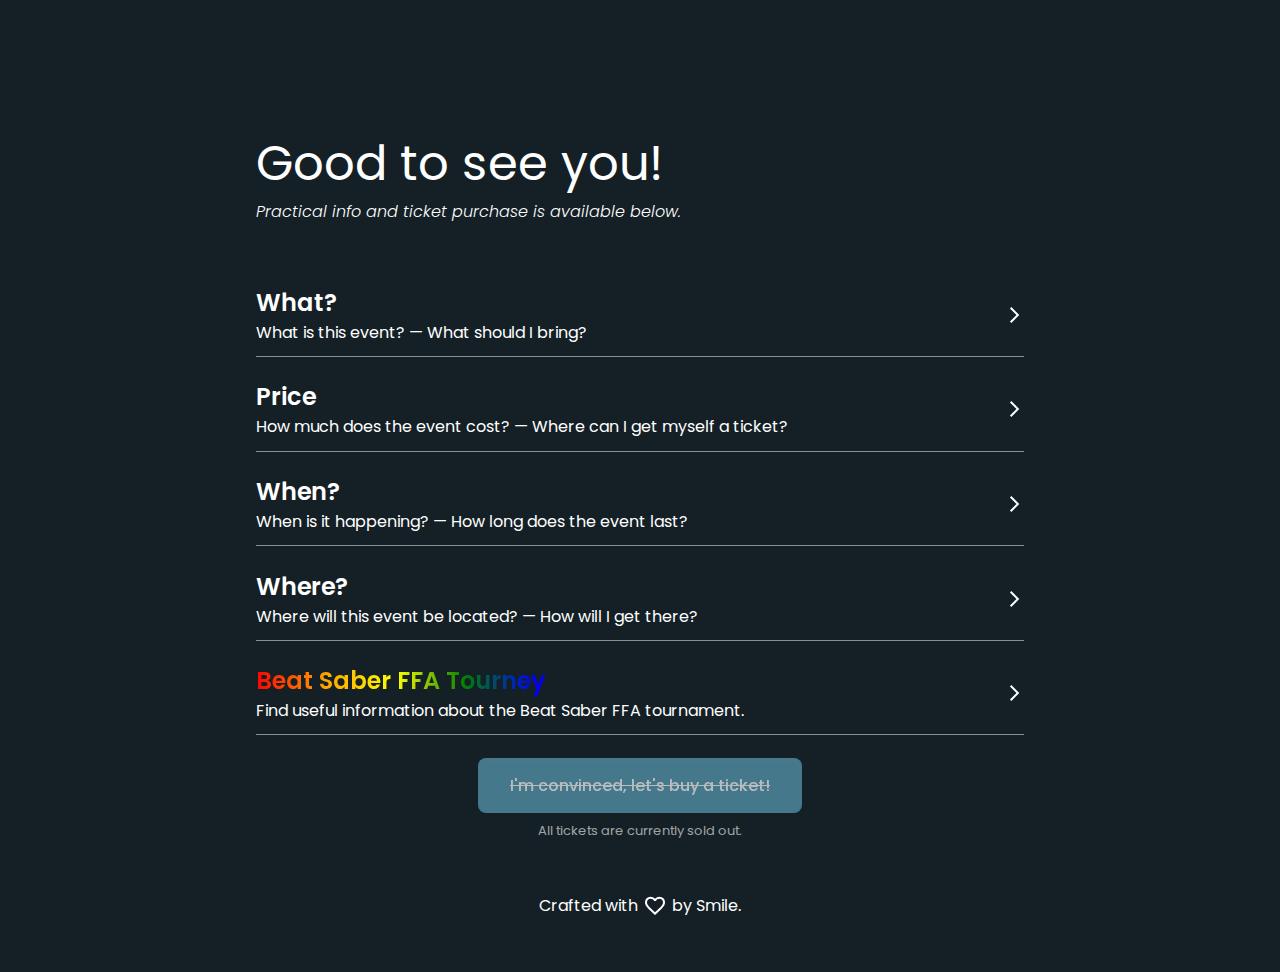
<file: index.html>
<!DOCTYPE html>
<html lang="en">
<head>
	<!-- Start cookieyes banner --> <script id="cookieyes" type="text/javascript" src="https://cdn-cookieyes.com/client_data/f5301ac30469561e92bbc99b/script.js"></script> <!-- End cookieyes banner -->
	<meta charset="UTF-8">
	<title>Rhythm LAN | Home</title>
	<meta name="description" content="The official Rhythm LAN website. Find useful info about the LAN and events!">
	<link rel="stylesheet" href="css/reset.css">
	<link rel="stylesheet" href="css/index.css">
	<meta name="viewport" content="width=device-width, initial-scale=1">
	<link rel="preconnect" href="https://fonts.googleapis.com">
	<link rel="preconnect" href="https://fonts.gstatic.com" crossorigin>
	<link rel="icon" href="img/png/favicon.png">
	<link href="https://fonts.googleapis.com/css2?family=Poppins:ital,wght@0,100;0,200;0,300;0,400;0,500;0,600;0,700;0,800;0,900;1,100;1,200;1,300;1,400;1,500;1,600;1,700;1,800;1,900&display=swap" rel="stylesheet">
</head>
<body>

	<header>
			<h1>Good to see you!</h1>
			<h3>Practical info and ticket purchase is available below.</h3>
	</header>

	<main>
	<ul>
		<li>
			<a href="what.html">
			<div>
			<h2>What?</h2>
			<p>What is this event? &mdash; What should I bring?</p>
			</div>
			<img src="img/svg/arrow_forward_ios_24dp_FFFFFF_FILL0_wght400_GRAD0_opsz24.svg" alt="arrow-right">
			</a>
		</li>
		
		<li>
			<a href="price.html">
			<div>
			<h2>Price</h2>
			<p>How much does the event cost? &mdash; Where can I get myself a ticket?</p>
			</div>
			<img src="img/svg/arrow_forward_ios_24dp_FFFFFF_FILL0_wght400_GRAD0_opsz24.svg" alt="arrow-right">
			</a>
		</li>
		
		<li>
			<a href="when.html">
			<div>
			<h2>When?</h2>
			<p>When is it happening? &mdash; How long does the event last?</p>
			</div>
			<img src="img/svg/arrow_forward_ios_24dp_FFFFFF_FILL0_wght400_GRAD0_opsz24.svg" alt="arrow-right">
			</a>
		</li>
		
		<li>
			<a href="where.html">
			<div>
			<h2>Where?</h2>
			<p>Where will this event be located? &mdash; How will I get there?</p>
			</div>
			<img src="img/svg/arrow_forward_ios_24dp_FFFFFF_FILL0_wght400_GRAD0_opsz24.svg" alt="arrow-right">
			</a>
		</li>
		
		<li>
			<a href="events/bsffa.html">
				<div>
					<h2 class="text-rainbow-animation">Beat Saber FFA Tourney</h2>
					<p>Find useful information about the Beat Saber FFA tournament.</p>
				</div>
				<img src="img/svg/arrow_forward_ios_24dp_FFFFFF_FILL0_wght400_GRAD0_opsz24.svg" alt="arrow-right">
			</a>
		</li>
	</ul>
		
		
		<div class="centeredcontainer">
			<a href="https://shop.rhythmlan.eu" target="_blank">
			<button class="disabledBtn" disabled>I'm convinced, let's buy a ticket!</button>
			</a>
		</div>
		
		<p class="btninfo">All tickets are currently sold out.</p>

		
	</main>

<footer>
	<div>
		<p>Crafted with</p> <img src="img/svg/favorite_24dp_FFFFFF_FILL0_wght400_GRAD0_opsz24.svg" alt="heart"> <p>by Smile.</p>
	</div>
</footer>

</body>
</html>
</file>
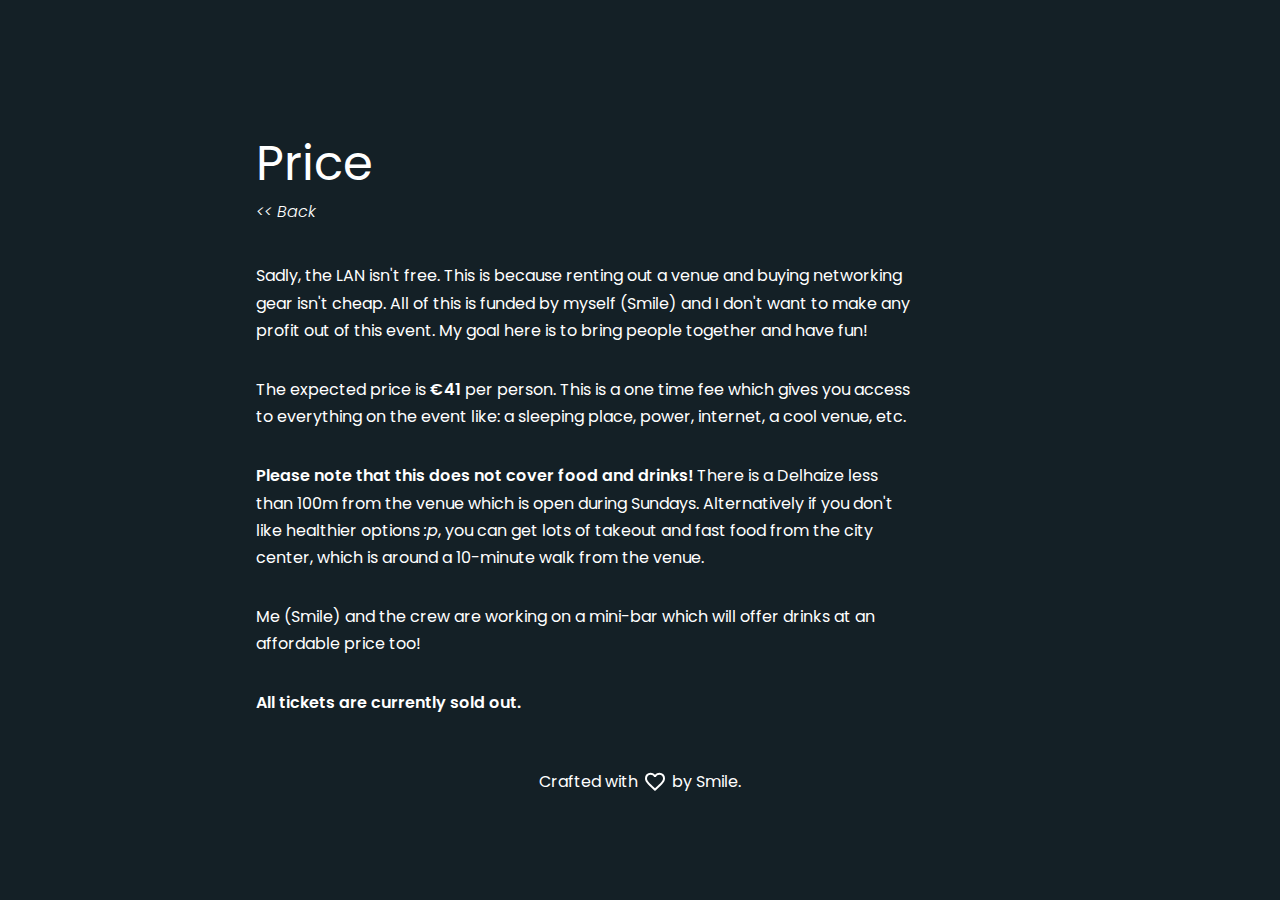
<file: price.html>
<!DOCTYPE html>
<html lang="en">
<head>
	<!-- Start cookieyes banner --> <script id="cookieyes" type="text/javascript" src="https://cdn-cookieyes.com/client_data/f5301ac30469561e92bbc99b/script.js"></script> <!-- End cookieyes banner -->
	<meta charset="UTF-8">
	<title>Rhythm LAN | Price</title>
	<link rel="stylesheet" href="css/reset.css">
	<link rel="stylesheet" href="css/index.css">
	<meta name="viewport" content="width=device-width, initial-scale=1">
	<link rel="preconnect" href="https://fonts.googleapis.com">
	<link rel="preconnect" href="https://fonts.gstatic.com" crossorigin>
	<link rel="icon" href="img/png/favicon.png">
	<link href="https://fonts.googleapis.com/css2?family=Poppins:ital,wght@0,100;0,200;0,300;0,400;0,500;0,600;0,700;0,800;0,900;1,100;1,200;1,300;1,400;1,500;1,600;1,700;1,800;1,900&display=swap" rel="stylesheet">
</head>
<body>
	<header>
			<h1>Price</h1>
			<a href="index.html"><h3><< Back</h3></a>
	</header>

	<main>
		<p class="long">Sadly, the LAN isn't free. This is because renting out a venue and
		buying networking gear isn't cheap. All of this is funded by myself (Smile) and I don't want to
		make any profit out of this event. My goal here is to bring people together and have fun!</p>
		
		<p class="long">The expected price is <em>&euro;41</em> per person. This is a one time fee which gives you access to everything
		on the event like: a sleeping place, power, internet, a cool venue, etc.</p>
		
		<p class="long"><em>Please note that this does not cover food and drinks!</em>
			There is a Delhaize less than 100m from the venue which is open during Sundays. Alternatively if you
		don't like healthier options <i>:p</i>, you can get lots of takeout and fast food from the city center, which is around a 10-minute walk from the venue.</p>
		
		<p class="long">Me (Smile) and the crew are working on a mini-bar which will offer drinks at an affordable price too!</p>
		
		<p class="long"><em>All tickets are currently sold out.</em></p>
	</main>

<footer>
	<div>
	<p>Crafted with</p> <img src="img/svg/favorite_24dp_FFFFFF_FILL0_wght400_GRAD0_opsz24.svg" alt="heart"> <p>by Smile.</p>
	</div>
</footer>

</body>
</html>
</file>
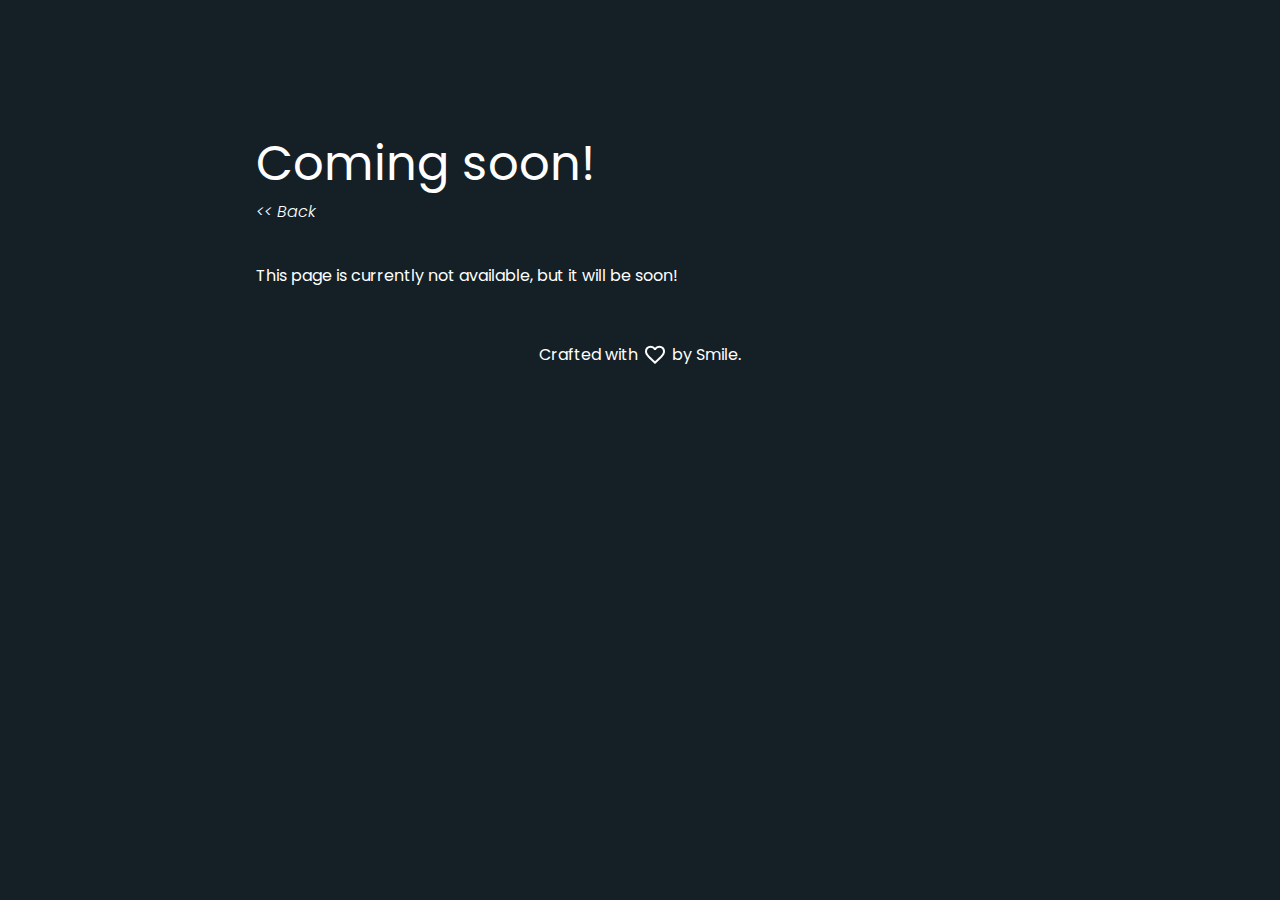
<file: soon.html>
<!DOCTYPE html>
<html lang="en">
<head>
	<!-- Start cookieyes banner --> <script id="cookieyes" type="text/javascript" src="https://cdn-cookieyes.com/client_data/f5301ac30469561e92bbc99b/script.js"></script> <!-- End cookieyes banner -->
	<meta charset="UTF-8">
	<title>Rhythm LAN | Coming Soon</title>
	<link rel="stylesheet" href="css/reset.css">
	<link rel="stylesheet" href="css/index.css">
	<meta name="viewport" content="width=device-width, initial-scale=1">
	<link rel="preconnect" href="https://fonts.googleapis.com">
	<link rel="preconnect" href="https://fonts.gstatic.com" crossorigin>
	<link rel="icon" href="img/png/favicon.png">
	<link href="https://fonts.googleapis.com/css2?family=Poppins:ital,wght@0,100;0,200;0,300;0,400;0,500;0,600;0,700;0,800;0,900;1,100;1,200;1,300;1,400;1,500;1,600;1,700;1,800;1,900&display=swap" rel="stylesheet">
</head>
<body>
	<header>
			<h1>Coming soon!</h1>
			<a href="index.html"><h3><< Back</h3></a>
	</header>

	<main>
		<p class="long">This page is currently not available, but it will be soon!</p>
	</main>

<footer>
	<div>
	<p>Crafted with</p> <img src="img/svg/favorite_24dp_FFFFFF_FILL0_wght400_GRAD0_opsz24.svg" alt="heart"> <p>by Smile.</p>
	</div>
</footer>

</body>
</html>
</file>
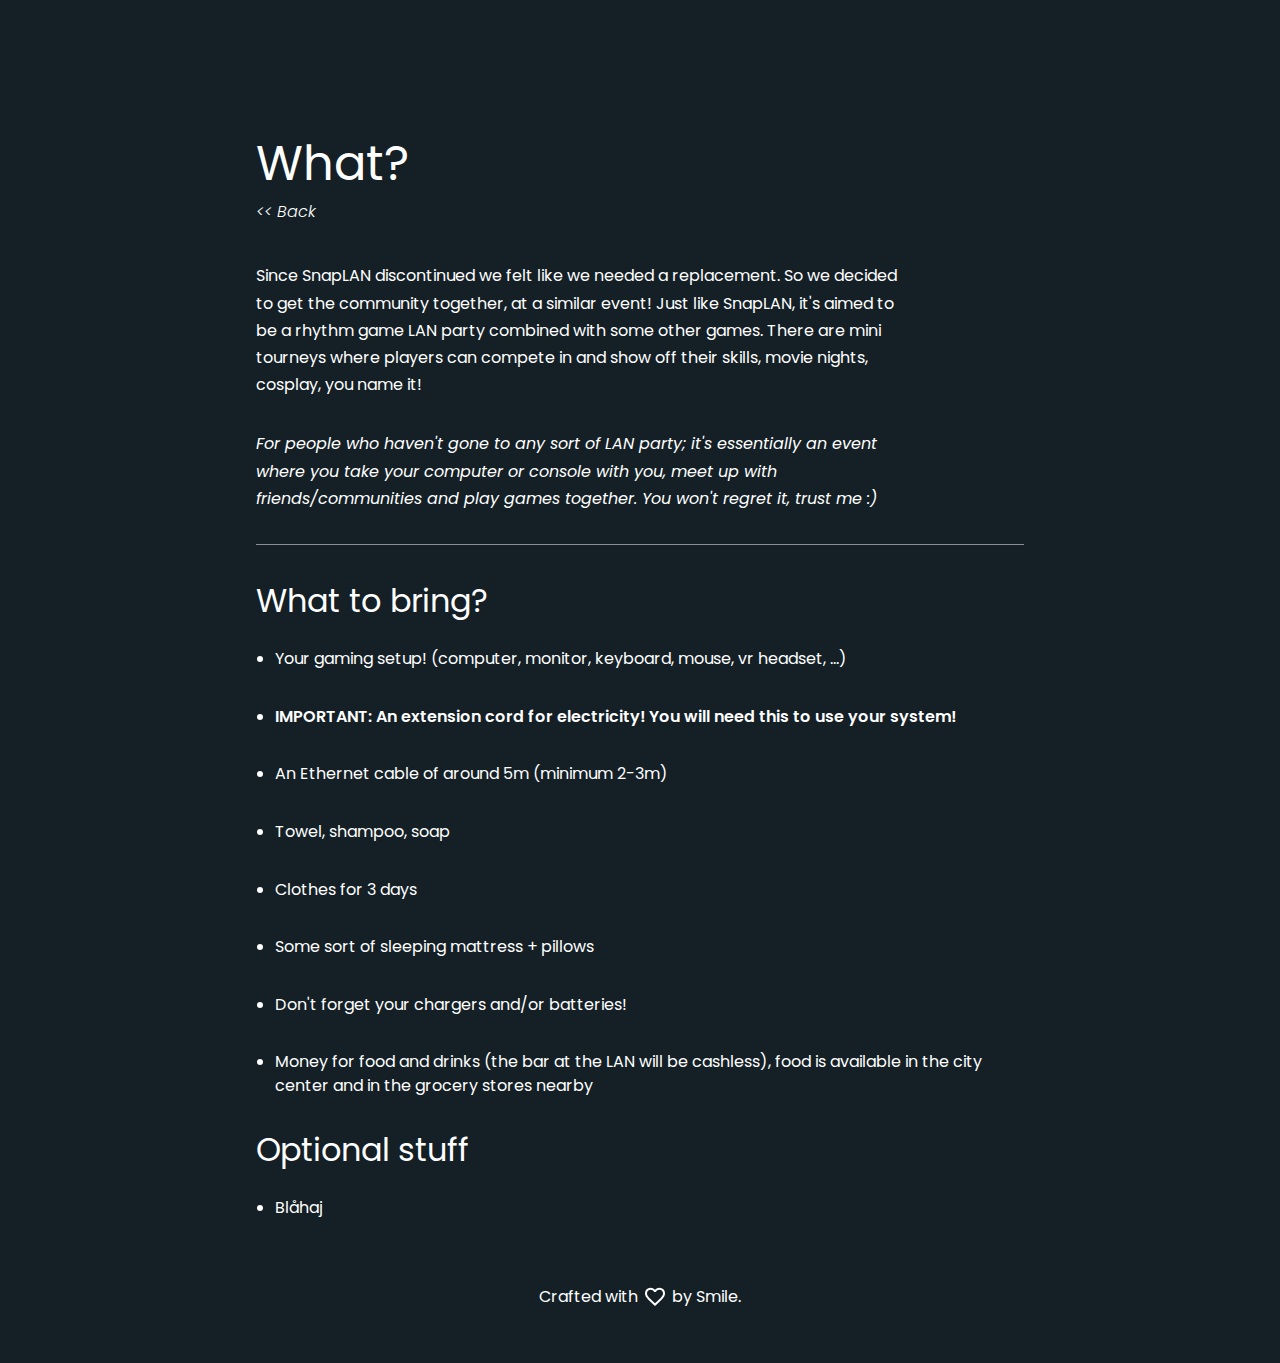
<file: what.html>
<!DOCTYPE html>
<html lang="en">
<head>
	<!-- Start cookieyes banner --> <script id="cookieyes" type="text/javascript" src="https://cdn-cookieyes.com/client_data/f5301ac30469561e92bbc99b/script.js"></script> <!-- End cookieyes banner -->
	<meta charset="UTF-8">
	<title>Rhythm LAN | What?</title>
	<link rel="stylesheet" href="css/reset.css">
	<link rel="stylesheet" href="css/index.css">
	<meta name="viewport" content="width=device-width, initial-scale=1">
	<link rel="preconnect" href="https://fonts.googleapis.com">
	<link rel="preconnect" href="https://fonts.gstatic.com" crossorigin>
	<link rel="icon" href="img/png/favicon.png">
	<link href="https://fonts.googleapis.com/css2?family=Poppins:ital,wght@0,100;0,200;0,300;0,400;0,500;0,600;0,700;0,800;0,900;1,100;1,200;1,300;1,400;1,500;1,600;1,700;1,800;1,900&display=swap" rel="stylesheet">
</head>
<body>
	<header>
		<h1>What?</h1>
		<a href="index.html"><h3><< Back</h3></a>
	</header>

	<main>
		<p class="long">Since SnapLAN discontinued we felt like we needed a replacement. So we decided to get the community together, at a similar
		event! Just like SnapLAN, it's aimed to be a rhythm game LAN party combined with some other games. There are mini
		tourneys where players can compete in and show off their skills, movie nights, cosplay, you name it!</p>
		
		<p class="long"><i>For people who haven't gone to any sort of LAN party; it's essentially an event where you take your computer or
			console with you, meet up with friends/communities and play games together. You won't regret it, trust me :)</i></p>
		
		<div class="border-btm"></div>
		
		<section>
			<h2 class="sub">What to bring?</h2>
			<ul class="dot">
				<li>
					<p>Your gaming setup! (computer, monitor, keyboard, mouse, vr headset, ...)</p>
				</li>
				
				<li>
					<p><em>IMPORTANT: An extension cord for electricity! You will need this to use your system!</em></p>
				</li>
				
				<li>
					<p>An Ethernet cable of around 5m (minimum 2-3m)</p>
				</li>
				<li>
					<p>Towel, shampoo, soap</p>
				</li>
				<li>
					<p>Clothes for 3 days</p>
				</li>
				<li>
					<p>Some sort of sleeping mattress + pillows</p>
				</li>
				<li>
					<p>Don't forget your chargers and/or batteries!</p>
				</li>
				<li class="last">
					<p>Money for food and drinks (the bar at the LAN will be cashless), food is available in the city center and in the grocery stores nearby</p>
				</li>
			</ul>
			
			<h2 class="sub spacetop">Optional stuff</h2>
			<ul class="dot">
				<li>
					<p>Blåhaj</p>
				</li>
			</ul>
			
		</section>
	</main>

<footer>
	<div>
	<p>Crafted with</p> <img src="img/svg/favorite_24dp_FFFFFF_FILL0_wght400_GRAD0_opsz24.svg" alt="heart"> <p>by Smile.</p>
	</div>
</footer>

</body>
</html>
</file>
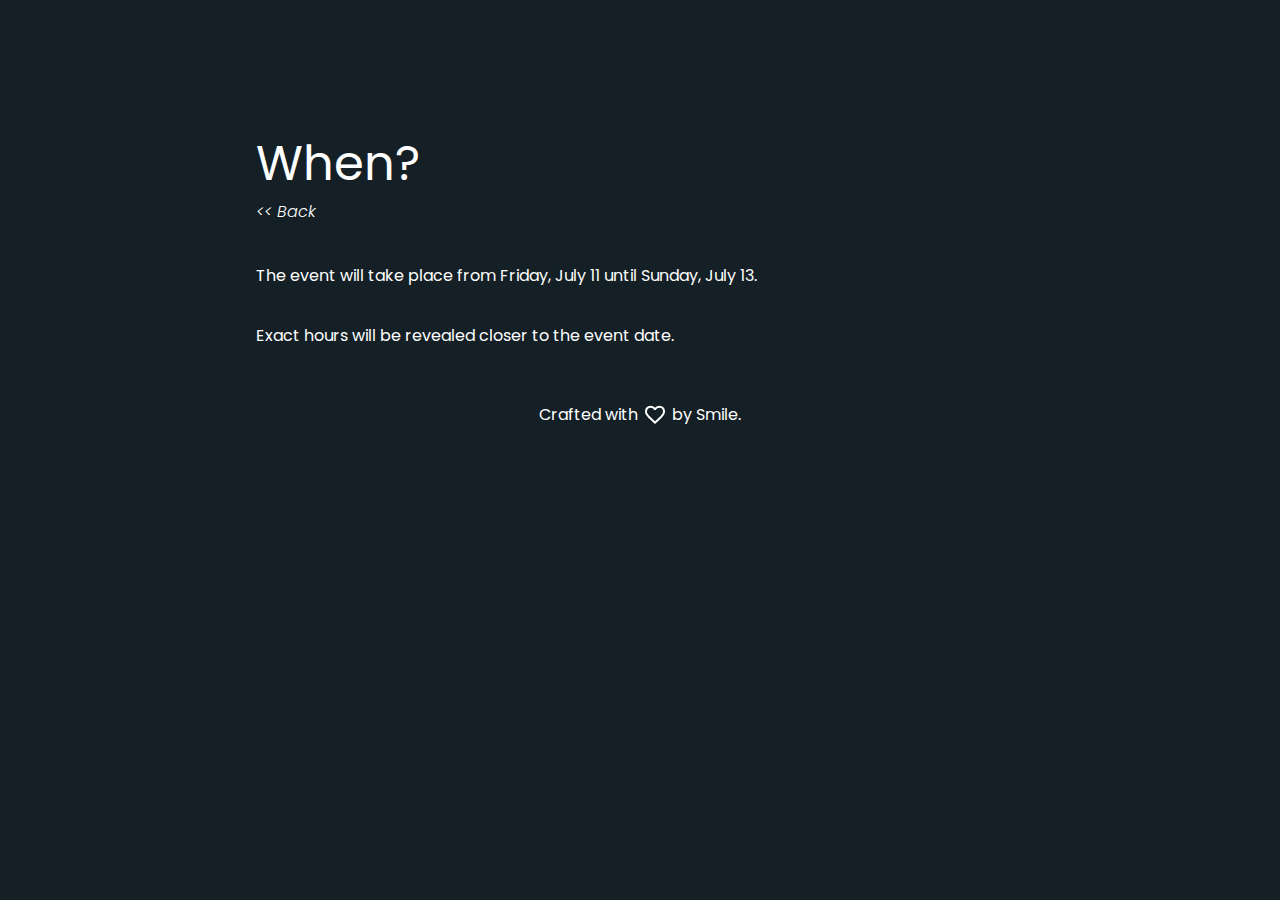
<file: when.html>
<!DOCTYPE html>
<html lang="en">
<head>
	<!-- Start cookieyes banner --> <script id="cookieyes" type="text/javascript" src="https://cdn-cookieyes.com/client_data/f5301ac30469561e92bbc99b/script.js"></script> <!-- End cookieyes banner -->
	<meta charset="UTF-8">
	<title>Rhythm LAN | When?</title>
	<link rel="stylesheet" href="css/reset.css">
	<link rel="stylesheet" href="css/index.css">
	<meta name="viewport" content="width=device-width, initial-scale=1">
	<link rel="preconnect" href="https://fonts.googleapis.com">
	<link rel="preconnect" href="https://fonts.gstatic.com" crossorigin>
	<link rel="icon" href="img/png/favicon.png">
	<link href="https://fonts.googleapis.com/css2?family=Poppins:ital,wght@0,100;0,200;0,300;0,400;0,500;0,600;0,700;0,800;0,900;1,100;1,200;1,300;1,400;1,500;1,600;1,700;1,800;1,900&display=swap" rel="stylesheet">
</head>
<body>
	<header>
			<h1>When?</h1>
			<a href="index.html"><h3><< Back</h3></a>
	</header>

	<main>
		<p class="long">The event will take place from Friday, July 11 until Sunday, July 13.</p>
		
		<p class="long">Exact hours will be revealed closer to the event date.</p>
	</main>

<footer>
	<div>
	<p>Crafted with</p> <img src="img/svg/favorite_24dp_FFFFFF_FILL0_wght400_GRAD0_opsz24.svg" alt="heart"> <p>by Smile.</p>
	</div>
</footer>

</body>
</html>
</file>
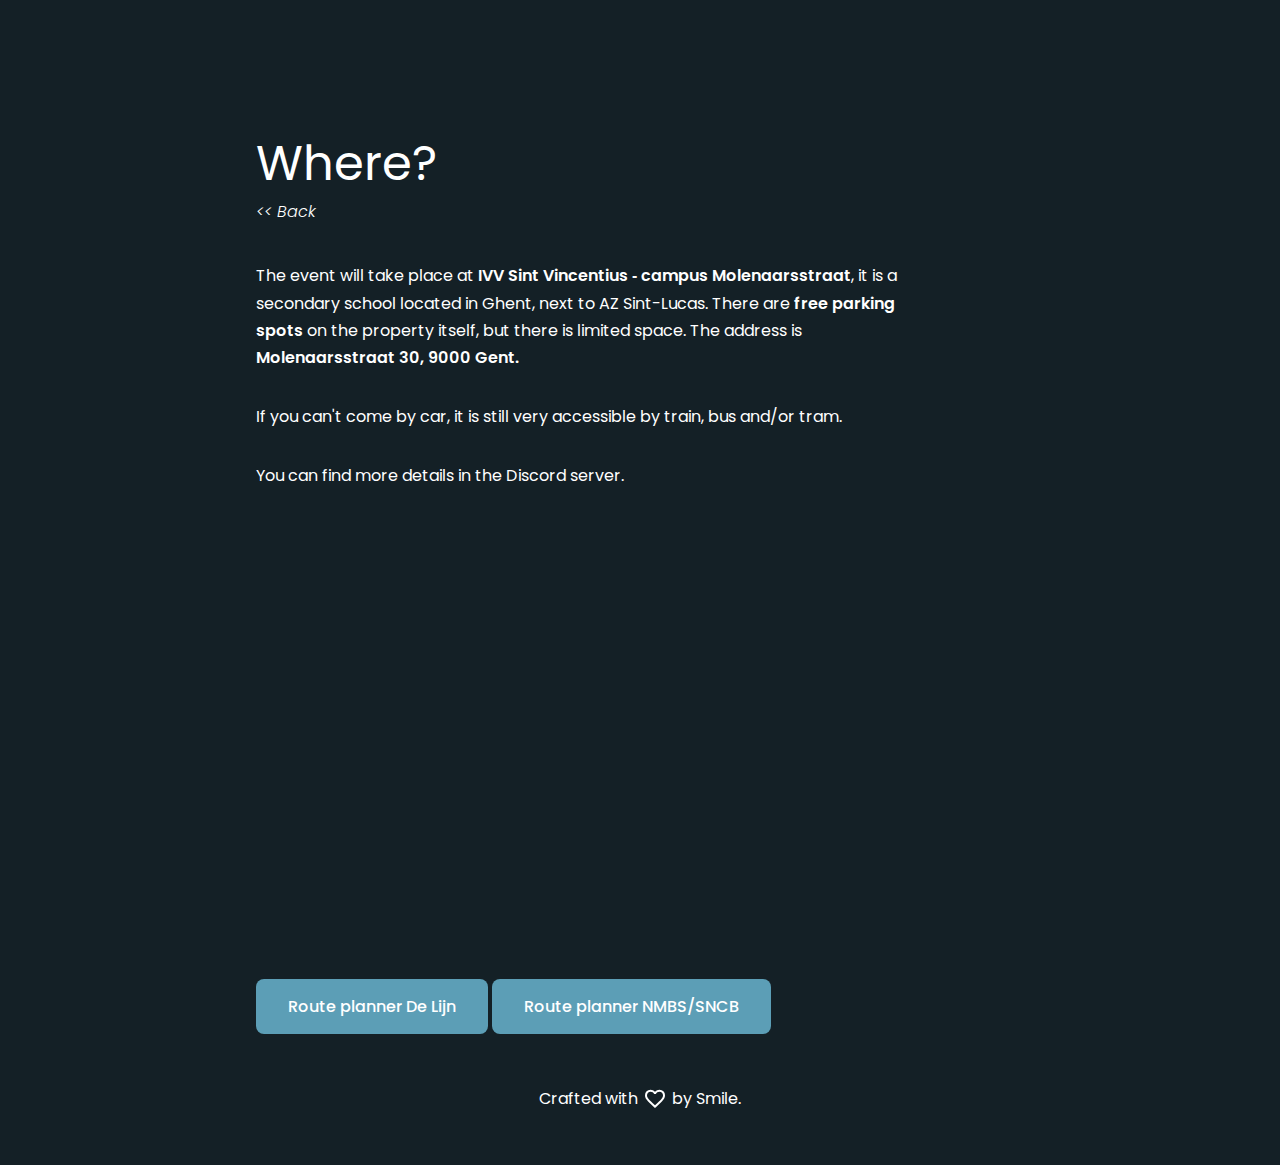
<file: where.html>
<!DOCTYPE html>
<html lang="en">
<head>
	<!-- Start cookieyes banner --> <script id="cookieyes" type="text/javascript" src="https://cdn-cookieyes.com/client_data/f5301ac30469561e92bbc99b/script.js"></script> <!-- End cookieyes banner -->
	<meta charset="UTF-8">
	<title>Rhythm LAN | Where?</title>
	<link rel="stylesheet" href="css/reset.css">
	<link rel="stylesheet" href="css/index.css">
	<meta name="viewport" content="width=device-width, initial-scale=1">
	<link rel="preconnect" href="https://fonts.googleapis.com">
	<link rel="preconnect" href="https://fonts.gstatic.com" crossorigin>
	<link rel="icon" href="img/png/favicon.png">
	<link href="https://fonts.googleapis.com/css2?family=Poppins:ital,wght@0,100;0,200;0,300;0,400;0,500;0,600;0,700;0,800;0,900;1,100;1,200;1,300;1,400;1,500;1,600;1,700;1,800;1,900&display=swap" rel="stylesheet">
</head>
<body>
	<header>
			<h1>Where?</h1>
			<a href="index.html"><h3><< Back</h3></a>
	</header>

	<main>
		<p class="long">The event will take place at <em>IVV Sint Vincentius &dash; campus Molenaarsstraat</em>, it is a secondary school
		located in Ghent, next to AZ Sint-Lucas. There are <em>free parking spots</em> on the property itself, but there is limited space. The address is <em>Molenaarsstraat 30, 9000 Gent.</em></p>
		
		<p class="long">If you can't come by car, it is still very accessible by train, bus and/or tram.</p>
		
		<p class="long">You can find more details in the Discord server.</p>
		
		<iframe src="https://www.google.com/maps/embed?pb=!4v1736965865440!6m8!1m7!1sd-KIF4JdGEzwTkJEQHTs4Q!2m2!1d51.06153513863507!2d3.718084738894294!3f69.41674339799593!4f-0.34437090893673883!5f0.7820865974627469" width="600" height="450" style="border:0;" allowfullscreen="" loading="lazy" referrerpolicy="no-referrer-when-downgrade"></iframe>		<div>
		<a href="https://www.delijn.be/nl/routeplanner/" target="_blank"><button>Route planner De Lijn</button></a>
		<a href="https://www.belgiantrain.be/nl" target="_blank"><button>Route planner NMBS/SNCB</button></a>
		</div>
		
		
	</main>

<footer>
	<div>
	<p>Crafted with</p> <img src="img/svg/favorite_24dp_FFFFFF_FILL0_wght400_GRAD0_opsz24.svg" alt="heart"> <p>by Smile.</p>
	</div>
</footer>

</body>
</html>
</file>
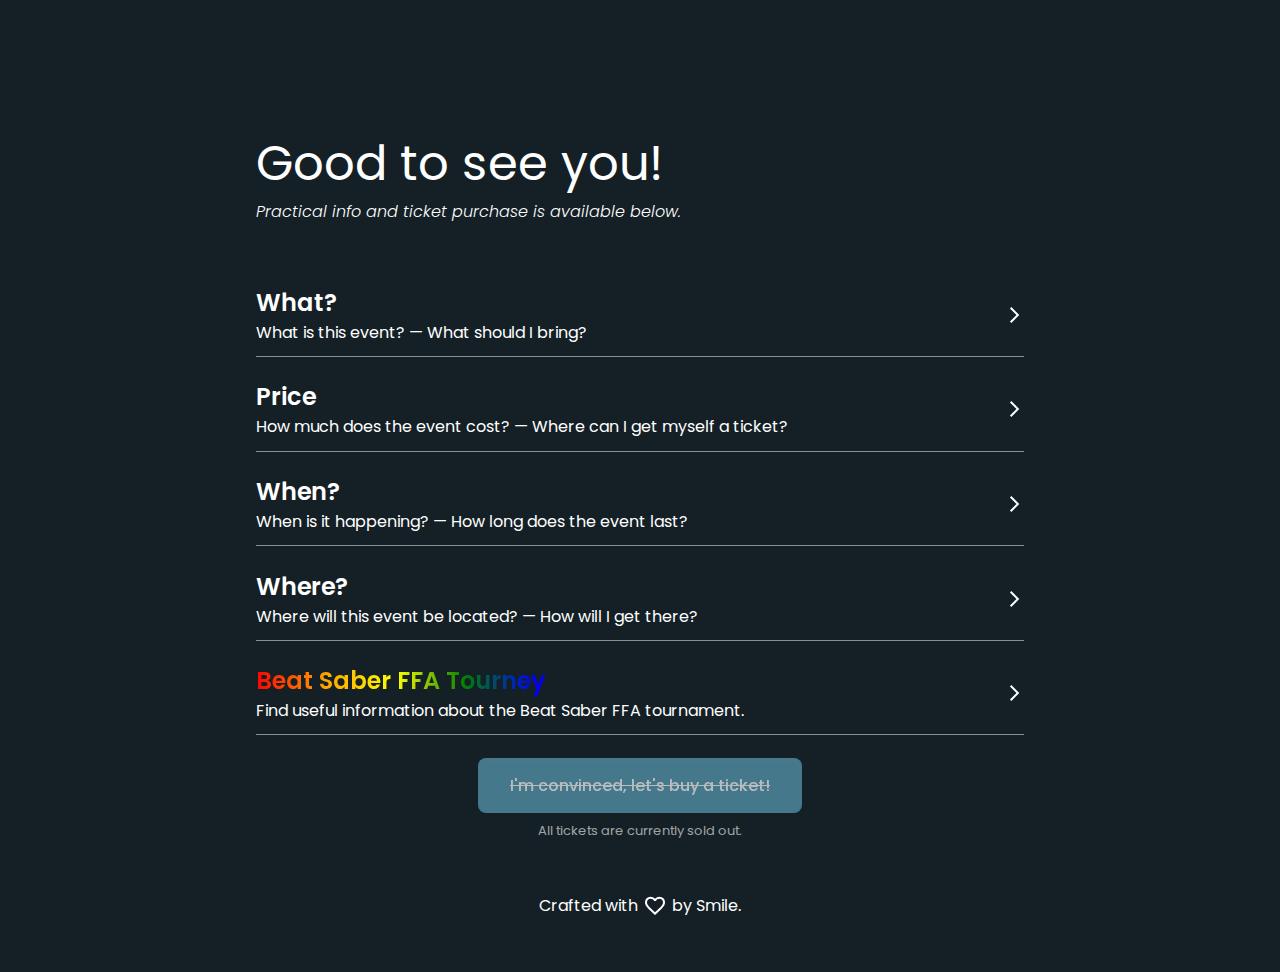
<file: 2025-main-pages/index-2025.html>
<!DOCTYPE html>
<html lang="en">
<head>
	<!-- Start cookieyes banner --> <script id="cookieyes" type="text/javascript" src="https://cdn-cookieyes.com/client_data/f5301ac30469561e92bbc99b/script.js"></script> <!-- End cookieyes banner -->
	<meta charset="UTF-8">
	<title>Rhythm LAN | Home</title>
	<meta name="description" content="The official Rhythm LAN website. Find useful info about the LAN and events!">
	<link rel="stylesheet" href="../css/reset.css">
	<link rel="stylesheet" href="../css/index.css">
	<meta name="viewport" content="width=device-width, initial-scale=1">
	<link rel="preconnect" href="https://fonts.googleapis.com">
	<link rel="preconnect" href="https://fonts.gstatic.com" crossorigin>
	<link rel="icon" href="../img/png/favicon.png">
	<link href="https://fonts.googleapis.com/css2?family=Poppins:ital,wght@0,100;0,200;0,300;0,400;0,500;0,600;0,700;0,800;0,900;1,100;1,200;1,300;1,400;1,500;1,600;1,700;1,800;1,900&display=swap" rel="stylesheet">
</head>
<body>

	<header>
			<h1>Good to see you!</h1>
			<h3>Practical info and ticket purchase is available below.</h3>
	</header>

	<main>
	<ul>
		<li>
			<a href="what.html">
			<div>
			<h2>What?</h2>
			<p>What is this event? &mdash; What should I bring?</p>
			</div>
			<img src="../img/svg/arrow_forward_ios_24dp_FFFFFF_FILL0_wght400_GRAD0_opsz24.svg" alt="arrow-right">
			</a>
		</li>
		
		<li>
			<a href="price.html">
			<div>
			<h2>Price</h2>
			<p>How much does the event cost? &mdash; Where can I get myself a ticket?</p>
			</div>
			<img src="../img/svg/arrow_forward_ios_24dp_FFFFFF_FILL0_wght400_GRAD0_opsz24.svg" alt="arrow-right">
			</a>
		</li>
		
		<li>
			<a href="when.html">
			<div>
			<h2>When?</h2>
			<p>When is it happening? &mdash; How long does the event last?</p>
			</div>
			<img src="../img/svg/arrow_forward_ios_24dp_FFFFFF_FILL0_wght400_GRAD0_opsz24.svg" alt="arrow-right">
			</a>
		</li>
		
		<li>
			<a href="where.html">
			<div>
			<h2>Where?</h2>
			<p>Where will this event be located? &mdash; How will I get there?</p>
			</div>
			<img src="../img/svg/arrow_forward_ios_24dp_FFFFFF_FILL0_wght400_GRAD0_opsz24.svg" alt="arrow-right">
			</a>
		</li>
		
		<li>
			<a href="../events/bsffa.html">
				<div>
					<h2 class="text-rainbow-animation">Beat Saber FFA Tourney</h2>
					<p>Find useful information about the Beat Saber FFA tournament.</p>
				</div>
				<img src="../img/svg/arrow_forward_ios_24dp_FFFFFF_FILL0_wght400_GRAD0_opsz24.svg" alt="arrow-right">
			</a>
		</li>
	</ul>
		
		
		<div class="centeredcontainer">
			<a href="https://shop.rhythmlan.eu" target="_blank">
			<button class="disabledBtn" disabled>I'm convinced, let's buy a ticket!</button>
			</a>
		</div>
		
		<p class="btninfo">All tickets are currently sold out.</p>

		
	</main>

<footer>
	<div>
		<p>Crafted with</p> <img src="../img/svg/favorite_24dp_FFFFFF_FILL0_wght400_GRAD0_opsz24.svg" alt="heart"> <p>by Smile.</p>
	</div>
</footer>

</body>
</html>
</file>
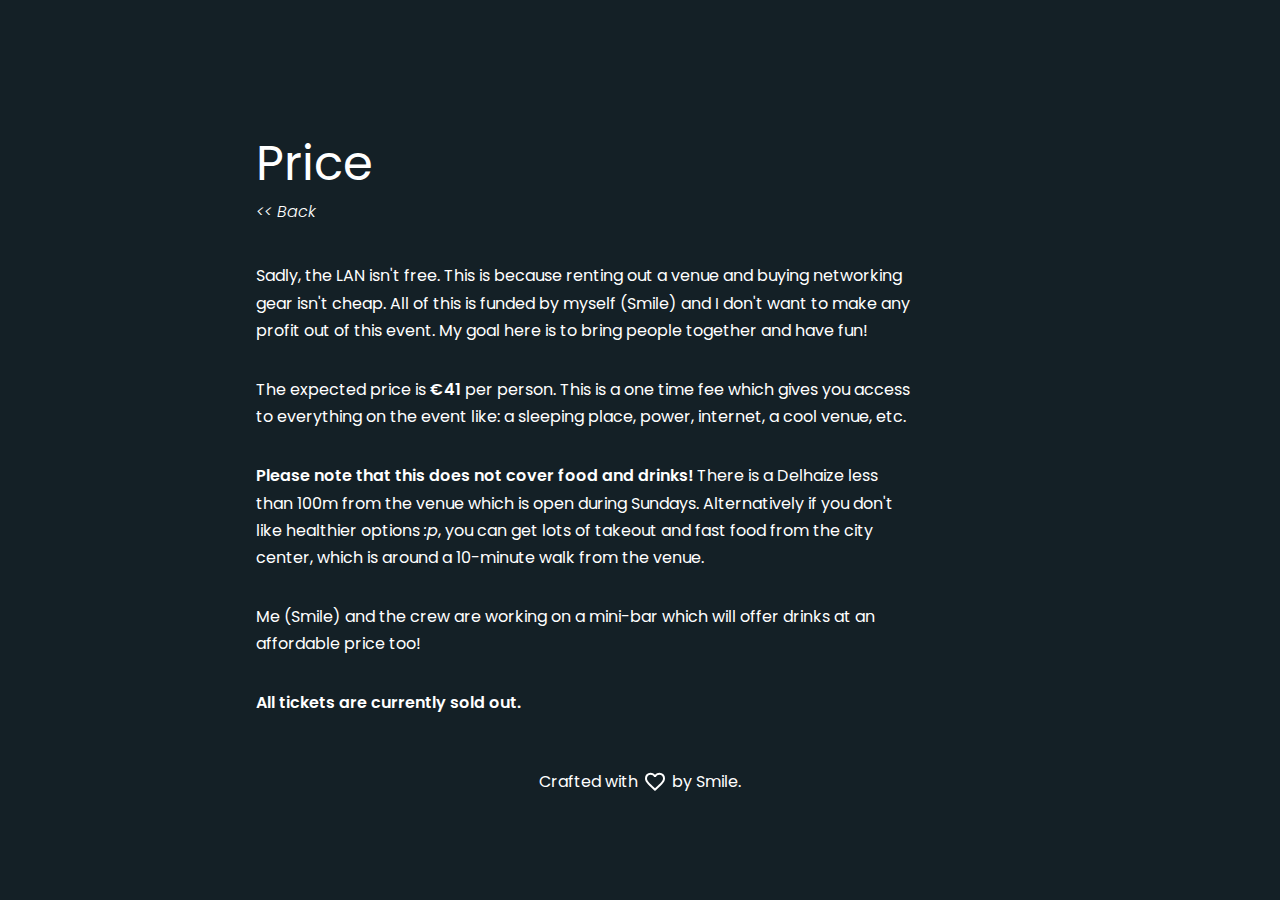
<file: 2025-main-pages/price.html>
<!DOCTYPE html>
<html lang="en">
<head>
	<!-- Start cookieyes banner --> <script id="cookieyes" type="text/javascript" src="https://cdn-cookieyes.com/client_data/f5301ac30469561e92bbc99b/script.js"></script> <!-- End cookieyes banner -->
	<meta charset="UTF-8">
	<title>Rhythm LAN | Price</title>
	<link rel="stylesheet" href="../css/reset.css">
	<link rel="stylesheet" href="../css/index.css">
	<meta name="viewport" content="width=device-width, initial-scale=1">
	<link rel="preconnect" href="https://fonts.googleapis.com">
	<link rel="preconnect" href="https://fonts.gstatic.com" crossorigin>
	<link rel="icon" href="../img/png/favicon.png">
	<link href="https://fonts.googleapis.com/css2?family=Poppins:ital,wght@0,100;0,200;0,300;0,400;0,500;0,600;0,700;0,800;0,900;1,100;1,200;1,300;1,400;1,500;1,600;1,700;1,800;1,900&display=swap" rel="stylesheet">
</head>
<body>
	<header>
			<h1>Price</h1>
			<a href="../index.html"><h3><< Back</h3></a>
	</header>

	<main>
		<p class="long">Sadly, the LAN isn't free. This is because renting out a venue and
		buying networking gear isn't cheap. All of this is funded by myself (Smile) and I don't want to
		make any profit out of this event. My goal here is to bring people together and have fun!</p>
		
		<p class="long">The expected price is <em>&euro;41</em> per person. This is a one time fee which gives you access to everything
		on the event like: a sleeping place, power, internet, a cool venue, etc.</p>
		
		<p class="long"><em>Please note that this does not cover food and drinks!</em>
			There is a Delhaize less than 100m from the venue which is open during Sundays. Alternatively if you
		don't like healthier options <i>:p</i>, you can get lots of takeout and fast food from the city center, which is around a 10-minute walk from the venue.</p>
		
		<p class="long">Me (Smile) and the crew are working on a mini-bar which will offer drinks at an affordable price too!</p>
		
		<p class="long"><em>All tickets are currently sold out.</em></p>
	</main>

<footer>
	<div>
	<p>Crafted with</p> <img src="../img/svg/favorite_24dp_FFFFFF_FILL0_wght400_GRAD0_opsz24.svg" alt="heart"> <p>by Smile.</p>
	</div>
</footer>

</body>
</html>
</file>
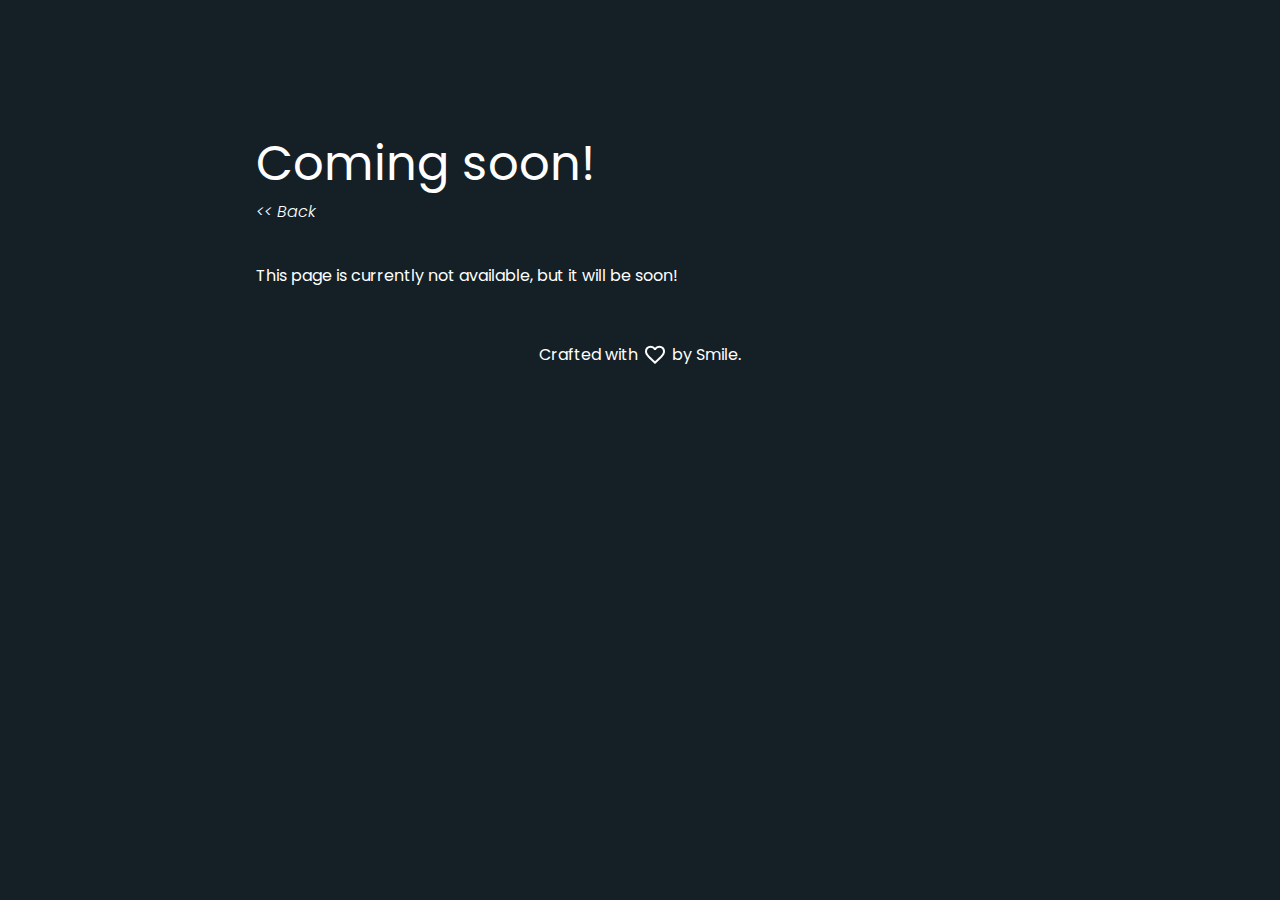
<file: 2025-main-pages/soon.html>
<!DOCTYPE html>
<html lang="en">
<head>
	<!-- Start cookieyes banner --> <script id="cookieyes" type="text/javascript" src="https://cdn-cookieyes.com/client_data/f5301ac30469561e92bbc99b/script.js"></script> <!-- End cookieyes banner -->
	<meta charset="UTF-8">
	<title>Rhythm LAN | Coming Soon</title>
	<link rel="stylesheet" href="../css/reset.css">
	<link rel="stylesheet" href="../css/index.css">
	<meta name="viewport" content="width=device-width, initial-scale=1">
	<link rel="preconnect" href="https://fonts.googleapis.com">
	<link rel="preconnect" href="https://fonts.gstatic.com" crossorigin>
	<link rel="icon" href="../img/png/favicon.png">
	<link href="https://fonts.googleapis.com/css2?family=Poppins:ital,wght@0,100;0,200;0,300;0,400;0,500;0,600;0,700;0,800;0,900;1,100;1,200;1,300;1,400;1,500;1,600;1,700;1,800;1,900&display=swap" rel="stylesheet">
</head>
<body>
	<header>
			<h1>Coming soon!</h1>
			<a href="../index.html"><h3><< Back</h3></a>
	</header>

	<main>
		<p class="long">This page is currently not available, but it will be soon!</p>
	</main>

<footer>
	<div>
	<p>Crafted with</p> <img src="../img/svg/favorite_24dp_FFFFFF_FILL0_wght400_GRAD0_opsz24.svg" alt="heart"> <p>by Smile.</p>
	</div>
</footer>

</body>
</html>
</file>
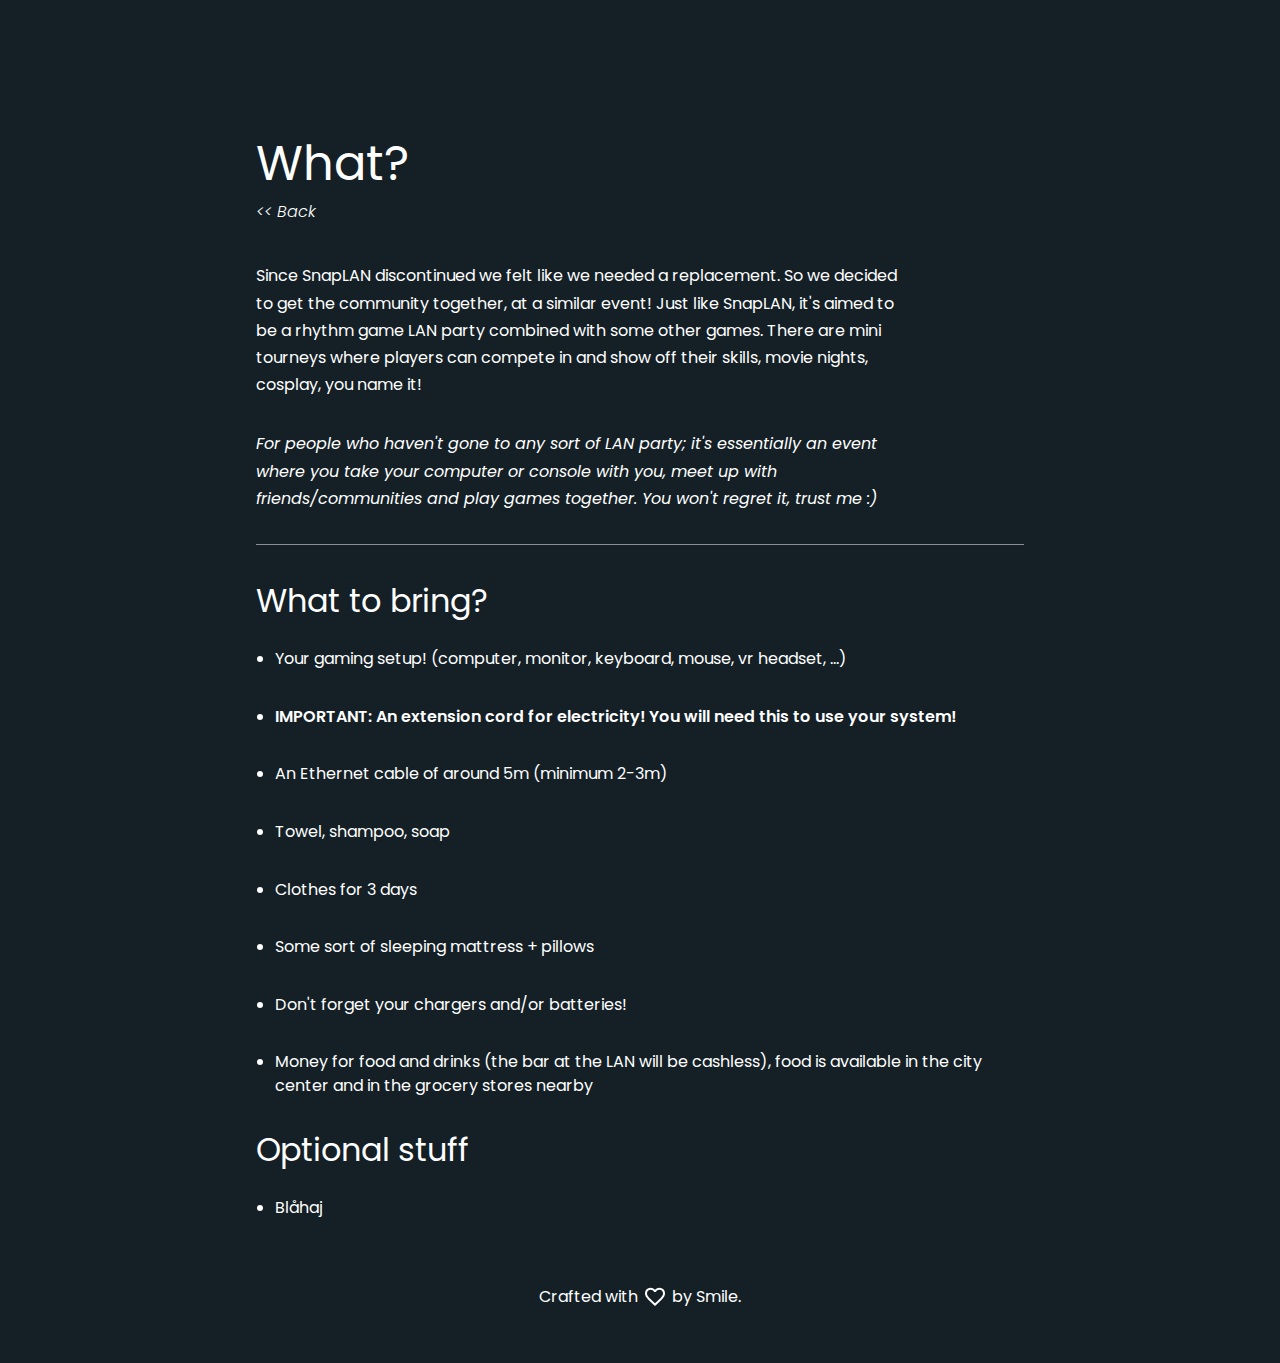
<file: 2025-main-pages/what.html>
<!DOCTYPE html>
<html lang="en">
<head>
	<!-- Start cookieyes banner --> <script id="cookieyes" type="text/javascript" src="https://cdn-cookieyes.com/client_data/f5301ac30469561e92bbc99b/script.js"></script> <!-- End cookieyes banner -->
	<meta charset="UTF-8">
	<title>Rhythm LAN | What?</title>
	<link rel="stylesheet" href="../css/reset.css">
	<link rel="stylesheet" href="../css/index.css">
	<meta name="viewport" content="width=device-width, initial-scale=1">
	<link rel="preconnect" href="https://fonts.googleapis.com">
	<link rel="preconnect" href="https://fonts.gstatic.com" crossorigin>
	<link rel="icon" href="../img/png/favicon.png">
	<link href="https://fonts.googleapis.com/css2?family=Poppins:ital,wght@0,100;0,200;0,300;0,400;0,500;0,600;0,700;0,800;0,900;1,100;1,200;1,300;1,400;1,500;1,600;1,700;1,800;1,900&display=swap" rel="stylesheet">
</head>
<body>
	<header>
		<h1>What?</h1>
		<a href="../index.html"><h3><< Back</h3></a>
	</header>

	<main>
		<p class="long">Since SnapLAN discontinued we felt like we needed a replacement. So we decided to get the community together, at a similar
		event! Just like SnapLAN, it's aimed to be a rhythm game LAN party combined with some other games. There are mini
		tourneys where players can compete in and show off their skills, movie nights, cosplay, you name it!</p>
		
		<p class="long"><i>For people who haven't gone to any sort of LAN party; it's essentially an event where you take your computer or
			console with you, meet up with friends/communities and play games together. You won't regret it, trust me :)</i></p>
		
		<div class="border-btm"></div>
		
		<section>
			<h2 class="sub">What to bring?</h2>
			<ul class="dot">
				<li>
					<p>Your gaming setup! (computer, monitor, keyboard, mouse, vr headset, ...)</p>
				</li>
				
				<li>
					<p><em>IMPORTANT: An extension cord for electricity! You will need this to use your system!</em></p>
				</li>
				
				<li>
					<p>An Ethernet cable of around 5m (minimum 2-3m)</p>
				</li>
				<li>
					<p>Towel, shampoo, soap</p>
				</li>
				<li>
					<p>Clothes for 3 days</p>
				</li>
				<li>
					<p>Some sort of sleeping mattress + pillows</p>
				</li>
				<li>
					<p>Don't forget your chargers and/or batteries!</p>
				</li>
				<li class="last">
					<p>Money for food and drinks (the bar at the LAN will be cashless), food is available in the city center and in the grocery stores nearby</p>
				</li>
			</ul>
			
			<h2 class="sub spacetop">Optional stuff</h2>
			<ul class="dot">
				<li>
					<p>Blåhaj</p>
				</li>
			</ul>
			
		</section>
	</main>

<footer>
	<div>
	<p>Crafted with</p> <img src="../img/svg/favorite_24dp_FFFFFF_FILL0_wght400_GRAD0_opsz24.svg" alt="heart"> <p>by Smile.</p>
	</div>
</footer>

</body>
</html>
</file>
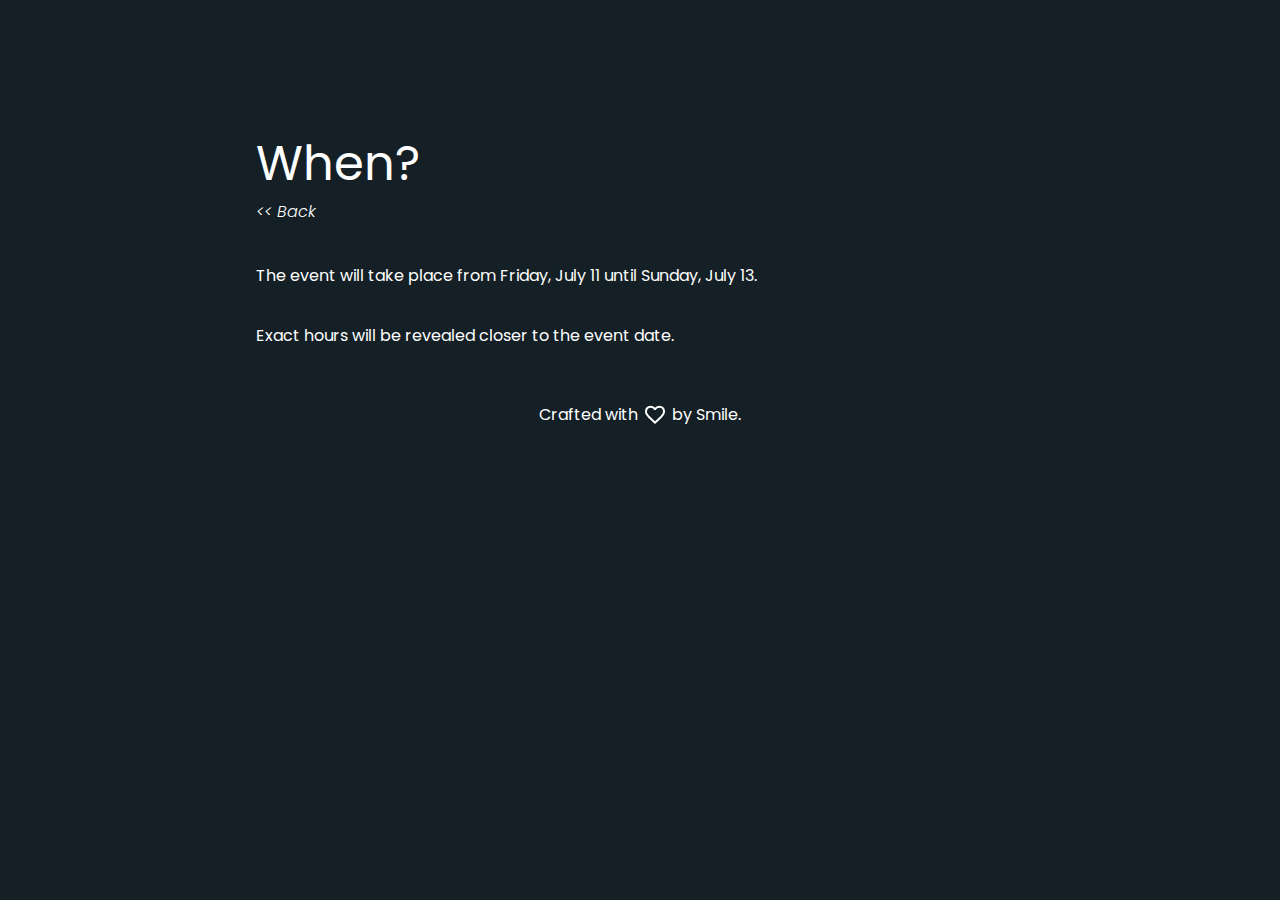
<file: 2025-main-pages/when.html>
<!DOCTYPE html>
<html lang="en">
<head>
	<!-- Start cookieyes banner --> <script id="cookieyes" type="text/javascript" src="https://cdn-cookieyes.com/client_data/f5301ac30469561e92bbc99b/script.js"></script> <!-- End cookieyes banner -->
	<meta charset="UTF-8">
	<title>Rhythm LAN | When?</title>
	<link rel="stylesheet" href="../css/reset.css">
	<link rel="stylesheet" href="../css/index.css">
	<meta name="viewport" content="width=device-width, initial-scale=1">
	<link rel="preconnect" href="https://fonts.googleapis.com">
	<link rel="preconnect" href="https://fonts.gstatic.com" crossorigin>
	<link rel="icon" href="../img/png/favicon.png">
	<link href="https://fonts.googleapis.com/css2?family=Poppins:ital,wght@0,100;0,200;0,300;0,400;0,500;0,600;0,700;0,800;0,900;1,100;1,200;1,300;1,400;1,500;1,600;1,700;1,800;1,900&display=swap" rel="stylesheet">
</head>
<body>
	<header>
			<h1>When?</h1>
			<a href="../index.html"><h3><< Back</h3></a>
	</header>

	<main>
		<p class="long">The event will take place from Friday, July 11 until Sunday, July 13.</p>
		
		<p class="long">Exact hours will be revealed closer to the event date.</p>
	</main>

<footer>
	<div>
	<p>Crafted with</p> <img src="../img/svg/favorite_24dp_FFFFFF_FILL0_wght400_GRAD0_opsz24.svg" alt="heart"> <p>by Smile.</p>
	</div>
</footer>

</body>
</html>
</file>
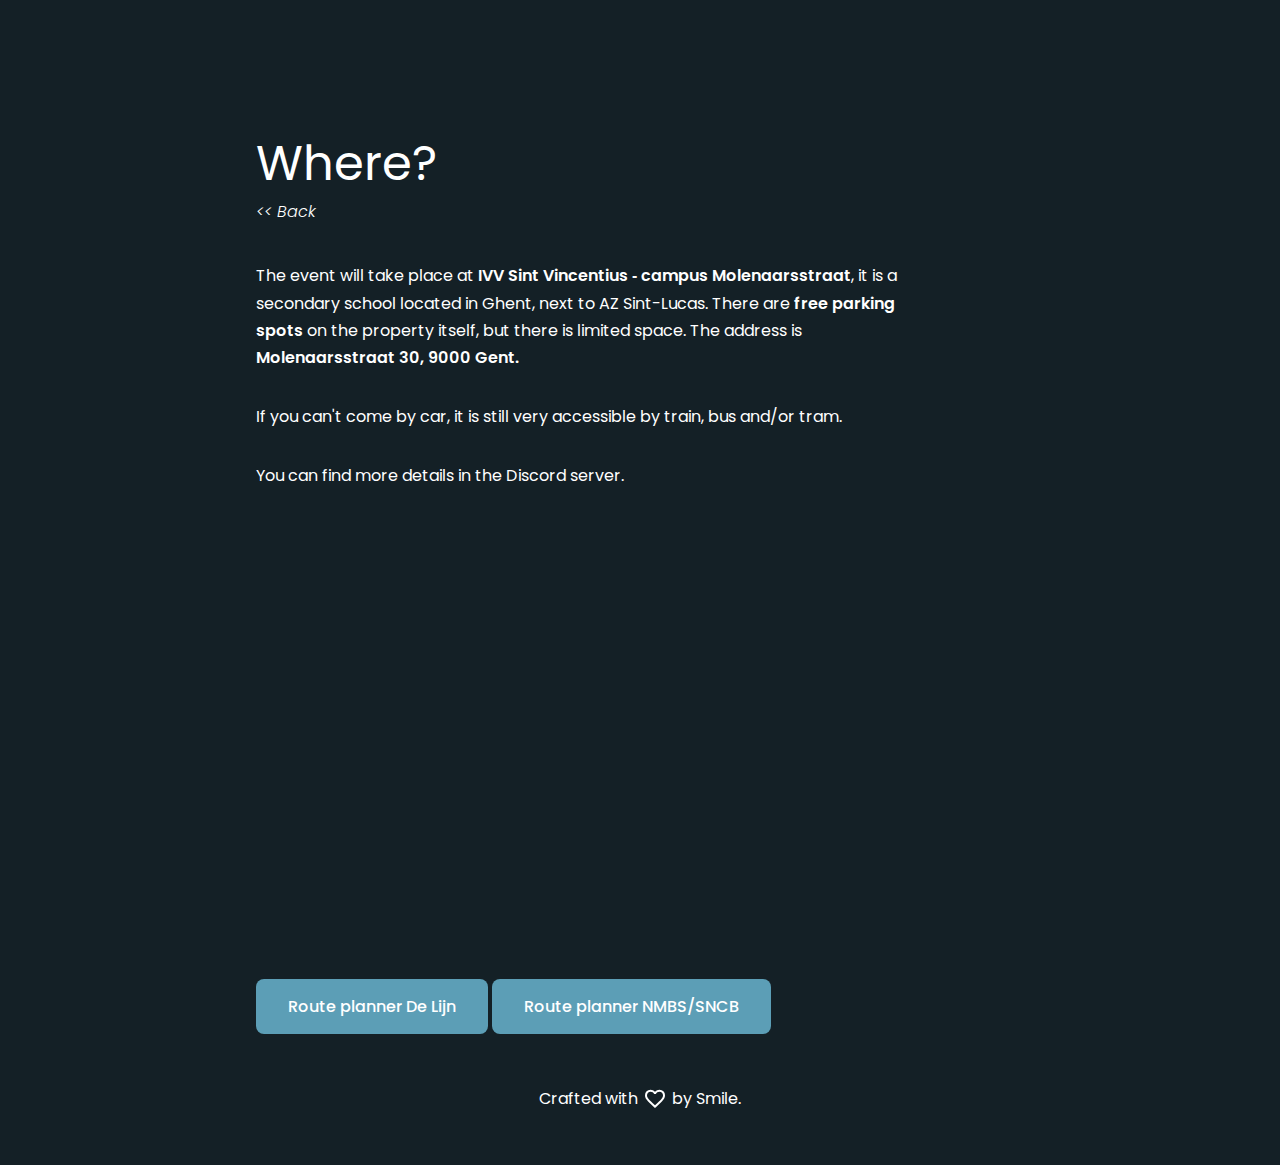
<file: 2025-main-pages/where.html>
<!DOCTYPE html>
<html lang="en">
<head>
	<!-- Start cookieyes banner --> <script id="cookieyes" type="text/javascript" src="https://cdn-cookieyes.com/client_data/f5301ac30469561e92bbc99b/script.js"></script> <!-- End cookieyes banner -->
	<meta charset="UTF-8">
	<title>Rhythm LAN | Where?</title>
	<link rel="stylesheet" href="../css/reset.css">
	<link rel="stylesheet" href="../css/index.css">
	<meta name="viewport" content="width=device-width, initial-scale=1">
	<link rel="preconnect" href="https://fonts.googleapis.com">
	<link rel="preconnect" href="https://fonts.gstatic.com" crossorigin>
	<link rel="icon" href="../img/png/favicon.png">
	<link href="https://fonts.googleapis.com/css2?family=Poppins:ital,wght@0,100;0,200;0,300;0,400;0,500;0,600;0,700;0,800;0,900;1,100;1,200;1,300;1,400;1,500;1,600;1,700;1,800;1,900&display=swap" rel="stylesheet">
</head>
<body>
	<header>
			<h1>Where?</h1>
			<a href="../index.html"><h3><< Back</h3></a>
	</header>

	<main>
		<p class="long">The event will take place at <em>IVV Sint Vincentius &dash; campus Molenaarsstraat</em>, it is a secondary school
		located in Ghent, next to AZ Sint-Lucas. There are <em>free parking spots</em> on the property itself, but there is limited space. The address is <em>Molenaarsstraat 30, 9000 Gent.</em></p>
		
		<p class="long">If you can't come by car, it is still very accessible by train, bus and/or tram.</p>
		
		<p class="long">You can find more details in the Discord server.</p>
		
		<iframe src="https://www.google.com/maps/embed?pb=!4v1736965865440!6m8!1m7!1sd-KIF4JdGEzwTkJEQHTs4Q!2m2!1d51.06153513863507!2d3.718084738894294!3f69.41674339799593!4f-0.34437090893673883!5f0.7820865974627469" width="600" height="450" style="border:0;" allowfullscreen="" loading="lazy" referrerpolicy="no-referrer-when-downgrade"></iframe>		<div>
		<a href="https://www.delijn.be/nl/routeplanner/" target="_blank"><button>Route planner De Lijn</button></a>
		<a href="https://www.belgiantrain.be/nl" target="_blank"><button>Route planner NMBS/SNCB</button></a>
		</div>
		
		
	</main>

<footer>
	<div>
	<p>Crafted with</p> <img src="../img/svg/favorite_24dp_FFFFFF_FILL0_wght400_GRAD0_opsz24.svg" alt="heart"> <p>by Smile.</p>
	</div>
</footer>

</body>
</html>
</file>
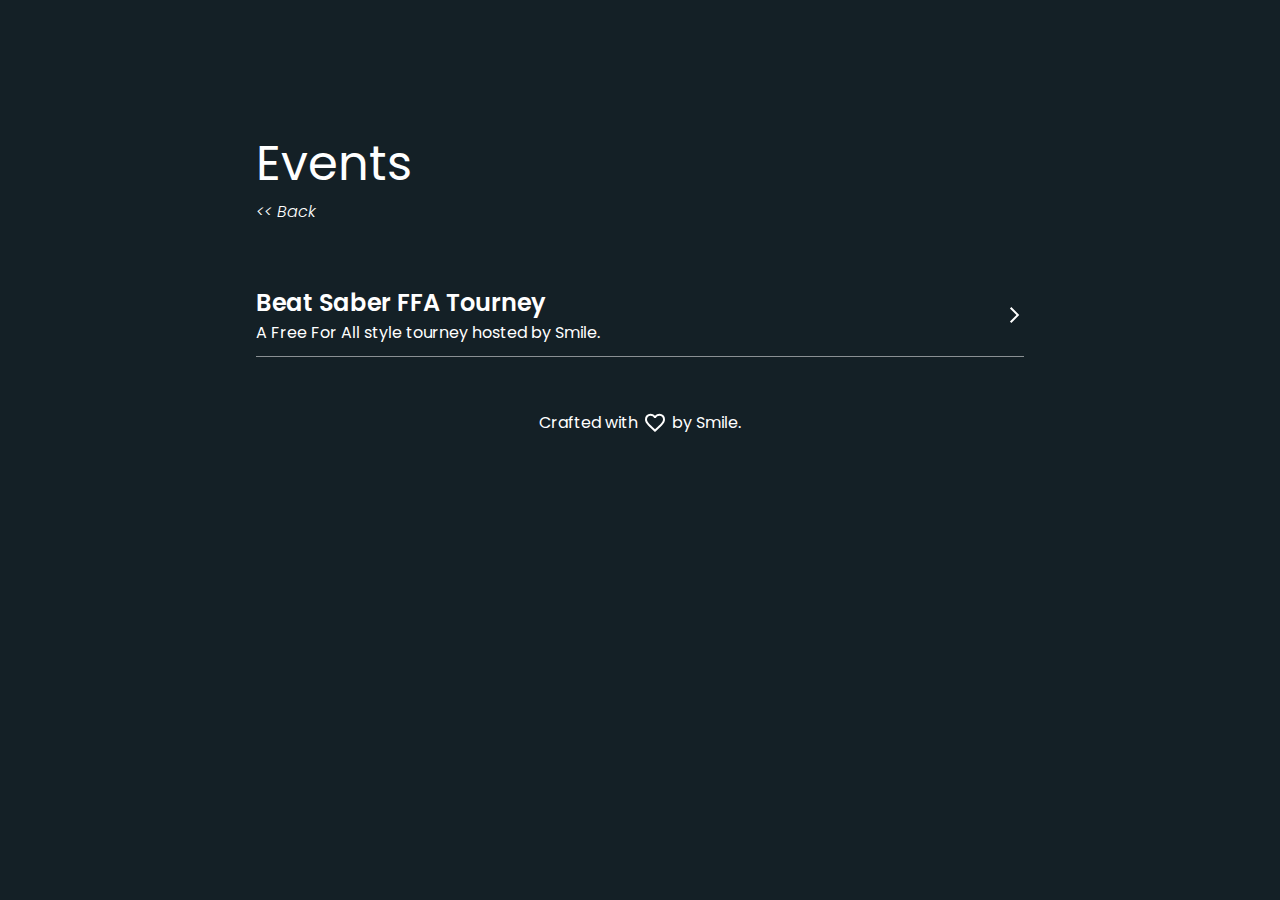
<file: events/events.html>
<!DOCTYPE html>
<html lang="en">
<head>
	<!-- Start cookieyes banner --> <script id="cookieyes" type="text/javascript" src="https://cdn-cookieyes.com/client_data/f5301ac30469561e92bbc99b/script.js"></script> <!-- End cookieyes banner -->
	<meta charset="UTF-8">
	<title>Rhythm LAN | Events</title>
	<link rel="stylesheet" href="../css/reset.css">
	<link rel="stylesheet" href="../css/index.css">
	<meta name="viewport" content="width=device-width, initial-scale=1">
	<link rel="preconnect" href="https://fonts.googleapis.com">
	<link rel="preconnect" href="https://fonts.gstatic.com" crossorigin>
	<link rel="icon" href="../img/png/favicon.png">
	<link href="https://fonts.googleapis.com/css2?family=Poppins:ital,wght@0,100;0,200;0,300;0,400;0,500;0,600;0,700;0,800;0,900;1,100;1,200;1,300;1,400;1,500;1,600;1,700;1,800;1,900&display=swap" rel="stylesheet">
</head>
<body>

	<header>
			<h1>Events</h1>
			<a href="../index.html"><h3><< Back</h3></a>
	</header>

	<main>
	<ul>
		<li>
			<a href="bsffa.html">
			<div>
			<h2>Beat Saber FFA Tourney</h2>
			<p>A Free For All style tourney hosted by Smile.</p>
			</div>
			<img src="../img/svg/arrow_forward_ios_24dp_FFFFFF_FILL0_wght400_GRAD0_opsz24.svg">
			</a>
		</li>
		
	</ul>
	

		
	</main>

<footer>
	<div>
		<p>Crafted with</p> <img src="../img/svg/favorite_24dp_FFFFFF_FILL0_wght400_GRAD0_opsz24.svg" alt="heart"> <p>by Smile.</p>
	</div>
</footer>

</body>
</html>
</file>
<file: css/index.css>
html {
  background-color: #142026;
  font-family: "Poppins", sans-serif;
}

body {
  margin: 10% 20% 0 20%;
  line-height: 1.5;
}

h1, h2, h3, h4, h5, h6, p {
  color: white;
}

li {
  list-style: none;
}

header {
  padding-bottom: 5%;
}

h1 {
  font-weight: 400;
  font-size: 3rem;
  margin: 0 auto;
}

h3 {
  font-weight: 300;
  font-style: italic;
}

a {
  text-decoration: none;
  transition: ease-in 0.12s;
}

a:hover {
  opacity: 0.6;
  transition: ease-in 0.12s;
}

li {
  padding: 1.4em 0 0.7em 0;
  border-bottom: solid 1px rgba(255, 255, 255, 0.5);
}
li a {
  display: flex;
  justify-content: space-between;
}
li img {
  width: 2.5%;
}
li h2 {
  font-weight: 600;
  font-size: 1.5rem;
}

footer {
  margin: 7% 0;
}
footer div {
  display: flex;
  gap: 0.3em;
  justify-content: center;
  align-items: center;
}
footer div:nth-child(2) {
  padding-top: 1vh;
  gap: 0.4vw;
}

a {
  color: #5c9eb6;
}

button {
  background-color: #5c9eb6; /* Green */
  border: none;
  color: white;
  padding: 15px 32px;
  text-align: center;
  font-size: 16px;
  border-radius: 8px;
  font-family: "Poppins", sans-serif;
  font-weight: 500;
}
button a {
  color: white;
}

button:hover {
  cursor: pointer;
}

div.centeredcontainer {
  margin: 3% 0 1% 0;
  display: flex;
  justify-content: center;
  align-items: center;
}

p.long {
  max-width: 660px;
  line-height: 1.7;
  margin-bottom: 2em;
}

i {
  font-style: italic;
}

em {
  font-weight: 600;
}

h2.sub {
  font-size: 2rem;
}

ul.dot, ol.dot {
  margin-left: 1.5vw;
}
ul.dot li, ol.dot li {
  border: none;
  list-style-type: disc;
  color: white;
}

h2.spacetop {
  margin-top: 1.7rem;
}

li.last {
  padding-bottom: 0;
}

.border-btm {
  margin: 2em 0;
  border-bottom: 1px solid rgba(255, 255, 255, 0.5);
}

.btninfo {
  text-align: center;
  color: rgba(255, 255, 255, 0.6);
  font-size: small;
}

.tab {
  overflow: hidden;
  border-bottom: 1px solid #ccc;
}

.tab button {
  background-color: inherit;
  float: left;
  border: none;
  outline: none;
  cursor: pointer;
  padding: 14px 16px;
  transition: 0.3s;
  font-size: 17px;
}

.tablinks {
  border-bottom-left-radius: 0;
  border-bottom-right-radius: 0;
}

.tab button:hover {
  opacity: 0.6;
}

.tab button.active {
  background-color: rgba(255, 255, 255, 0.3);
}

.tabcontent {
  display: none;
  margin: 2vh 12px;
  border-top: none;
}
.tabcontent h2 {
  font-weight: 600;
  font-size: 1.5rem;
}
.tabcontent iframe {
  margin-top: 1.5vh;
}

.playlist-container {
  display: flex;
}

.collapsible {
  display: flex;
  align-items: center;
  gap: 1em;
  background-color: transparent;
  cursor: pointer;
  padding: 18px;
  width: 100%;
  text-align: left;
  transition: ease-in-out 0.12s;
}

.open, .collapsible:hover {
  opacity: 0.6;
  transition: ease-in 0.12s;
}

.download-btn figure {
  display: flex;
  align-items: center;
  gap: 2em;
  width: 35%;
}

.playlist img {
  width: 15%;
}

h4 {
  font-weight: 550;
  color: #6ab7d1;
}

.content {
  padding: 0 3vw;
  max-height: 0;
  overflow: hidden;
  transition: max-height 0.2s ease-out;
}
.content img {
  border-radius: 8px;
}

.map li {
  display: flex;
  align-items: center;
  gap: 1em;
}
.map li a {
  display: contents;
}
.map li img {
  transition: ease-in 0.12s;
}
.map li a:hover img {
  opacity: 0.6;
  transition: ease-in 0.12s;
}
.map li img.genre {
  border-radius: 0;
  padding-top: 1vh;
  width: 6.5vw;
}

.notice, .info {
  border: orange 3px solid;
  border-radius: 8px;
  background-color: rgba(154, 102, 0, 0.16);
  padding: 0.8%;
  display: flex;
  gap: 1rem;
  margin-bottom: 2vh;
}
.notice h2, .info h2 {
  font-weight: 600;
  font-size: 1.3rem;
}
.notice img, .info img {
  width: 2.5vw;
}

.info {
  border: #4791F7 3px solid;
  background-color: rgba(71, 145, 247, 0.16);
}

#playstyle p {
  margin-top: 2vh;
  max-width: 45vw;
}
#playstyle ul {
  margin-bottom: 2vh;
}
#playstyle img {
  margin-top: 2vh;
}

i {
  font-style: italic;
}

a > h3 {
  text-decoration: none;
  transition: ease-in 0.12s;
}

a > h3:hover {
  opacity: 0.6;
  transition: ease-in 0.12s;
}

.text-rainbow-animation {
  background-image: linear-gradient(to right, red, orange, yellow, green, blue, indigo, violet, red);
  -webkit-background-clip: text;
  -webkit-text-fill-color: transparent;
  animation: rainbow-animation 500s linear infinite;
}

@keyframes rainbow-animation {
  to {
    background-position: 4500vh;
  }
}
.disabledBtn {
  text-decoration: line-through;
  opacity: 0.7;
}

@media (width <= 1200px) {
  .notice img, .info img {
    width: 5.5vw;
  }
}
@media (width <= 620px) {
  #playstyle p {
    margin-top: 2vh;
    max-width: 100%;
  }
  li a img {
    width: 0;
  }
  html {
    line-height: 1.5;
  }
  h1 {
    font-size: 3rem;
    line-height: 1.1;
    padding-bottom: 0.2em;
    margin-right: 0.8em;
  }
  footer {
    margin: 16% 0;
  }
  body {
    margin: 10% 10% 0 10%;
  }
  button {
    margin-top: 2%;
  }
  div.centeredcontainer {
    margin: 8% 0 3% 0;
  }
  iframe {
    max-width: 100%;
  }
  ul.dot, ol.dot {
    margin-left: 8vw;
  }
  .playlist img {
    width: 20vw;
  }
  .map li img.genre {
    width: 25vw;
  }
  .download-btn figure {
    display: flex;
    align-items: center;
    gap: 1em;
    width: 55vw;
  }
  .notice, .info {
    padding: 0.6em;
  }
  .notice img, .info img {
    width: 30vw;
  }
}

/*# sourceMappingURL=index.css.map */
</file>
